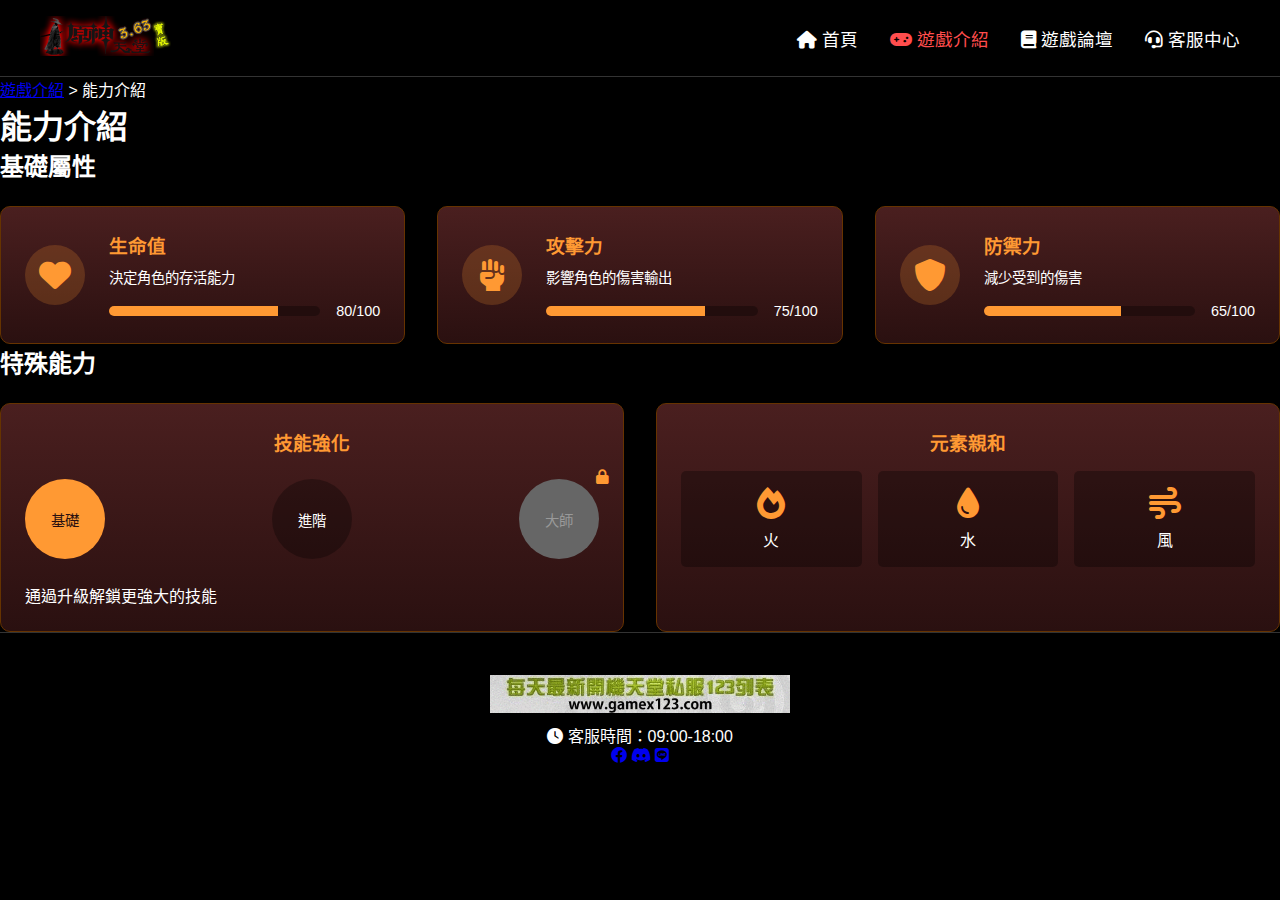
<file: game-intro/ability.html>
<!DOCTYPE html>
<html lang="zh-TW">
  <head>
    <meta charset="UTF-8" />
    <meta name="viewport" content="width=device-width, initial-scale=1.0" />
    <title>能力介紹 - 遊戲介紹</title>
    <link rel="stylesheet" href="../style.css" />
    <link rel="stylesheet" href="ability.css" />
    <link
      rel="stylesheet"
      href="https://cdnjs.cloudflare.com/ajax/libs/font-awesome/6.0.0/css/all.min.css"
    />
  </head>
  <body>
    <header>
      <nav>
        <div class="logo">
          <img src="../images/logo.png" alt="原神遊戲" />
        </div>
        <div class="menu-toggle">
          <i class="fas fa-bars"></i>
        </div>
        <ul class="nav-links">
          <li><a href="../index.html"><i class="fas fa-home"></i> 首頁</a></li>
          <li><a href="../game-intro.html" class="active"><i class="fas fa-gamepad"></i> 遊戲介紹</a></li>
          <li><a href="../game-guide.html"><i class="fas fa-book"></i> 遊戲論壇</a></li>
          <li><a href="../service.html"><i class="fas fa-headset"></i> 客服中心</a></li>
      <!-- 導航欄與其他頁面相同 -->
    </header>

    <main class="content-wrapper">
      <div class="breadcrumb">
        <a href="game-intro.html">遊戲介紹</a> > 能力介紹
      </div>

      <article class="game-content">
        <h1 class="content-title">能力介紹</h1>

        <section class="content-section">
          <h2>基礎屬性</h2>
          <div class="ability-grid">
            <div class="ability-card">
              <div class="ability-icon">
                <i class="fas fa-heart"></i>
              </div>
              <div class="ability-info">
                <h3>生命值</h3>
                <p>決定角色的存活能力</p>
                <div class="ability-stats">
                  <div class="stat-bar">
                    <div class="stat-fill" style="width: 80%"></div>
                  </div>
                  <span>80/100</span>
                </div>
              </div>
            </div>

            <div class="ability-card">
              <div class="ability-icon">
                <i class="fas fa-fist-raised"></i>
              </div>
              <div class="ability-info">
                <h3>攻擊力</h3>
                <p>影響角色的傷害輸出</p>
                <div class="ability-stats">
                  <div class="stat-bar">
                    <div class="stat-fill" style="width: 75%"></div>
                  </div>
                  <span>75/100</span>
                </div>
              </div>
            </div>

            <div class="ability-card">
              <div class="ability-icon">
                <i class="fas fa-shield-alt"></i>
              </div>
              <div class="ability-info">
                <h3>防禦力</h3>
                <p>減少受到的傷害</p>
                <div class="ability-stats">
                  <div class="stat-bar">
                    <div class="stat-fill" style="width: 65%"></div>
                  </div>
                  <span>65/100</span>
                </div>
              </div>
            </div>
          </div>
        </section>

        <section class="content-section">
          <h2>特殊能力</h2>
          <div class="special-abilities">
            <div class="special-card">
              <h3>技能強化</h3>
              <div class="skill-tree">
                <div class="skill-node active">基礎</div>
                <div class="skill-node">進階</div>
                <div class="skill-node locked">大師</div>
              </div>
              <p>通過升級解鎖更強大的技能</p>
            </div>

            <div class="special-card">
              <h3>元素親和</h3>
              <div class="element-grid">
                <div class="element-item">
                  <i class="fas fa-fire"></i>
                  <span>火</span>
                </div>
                <div class="element-item">
                  <i class="fas fa-tint"></i>
                  <span>水</span>
                </div>
                <div class="element-item">
                  <i class="fas fa-wind"></i>
                  <span>風</span>
                </div>
              </div>
            </div>
          </div>
        </section>
      </article>
    </main>

    <footer>
      <div class="footer-content">
        <div class="footer-info">
          <a href="https://www.gamex123.com/lineage.html?gad_source=1&gclid=CjwKCAiAwaG9BhAREiwAdhv6Y51rwZZqv99G6Ot2fRDoJoBI2g0LN68Yhf5P4oKyRyGMXXYcu7ZHyhoC62sQAvD_BwE" target="_blank">
            <img src="../images/sf123.gif" alt="官方網站" class="official-site" />
          </a>
          <p><i class="fas fa-clock"></i> 客服時間：09:00-18:00</p>
        </div>
        <div class="social-links">
          <a href="#"><i class="fab fa-facebook"></i></a>
          <a href="#"><i class="fab fa-discord"></i></a>
          <a href="#"><i class="fab fa-line"></i></a>
        </div>
      </div>
    </footer>

    <script>
      document
        .querySelector('.menu-toggle')
        .addEventListener('click', function () {
          document.querySelector('.nav-links').classList.toggle('active');
        });
    </script>
  </body>
</html>
</file>
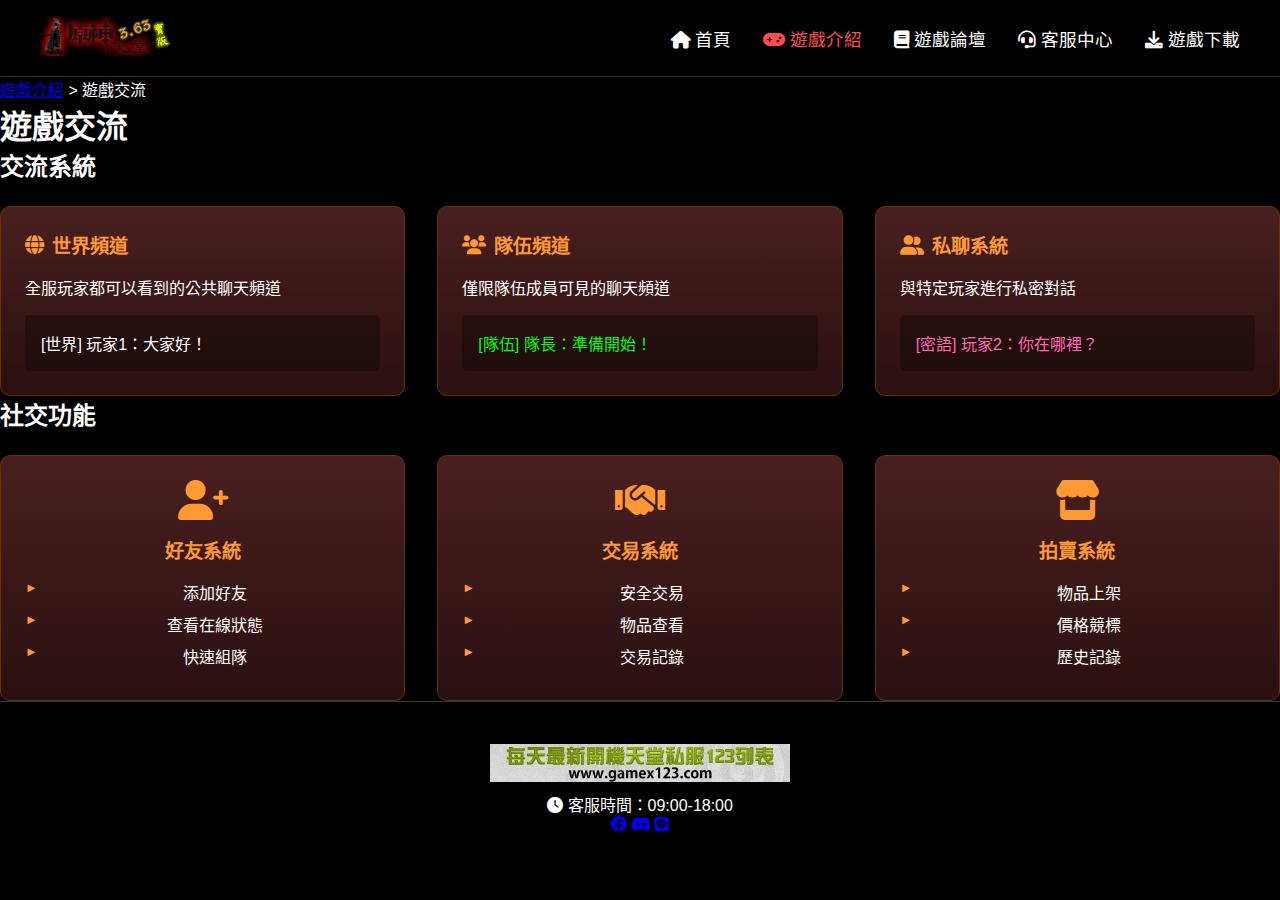
<file: game-intro/exchange.html>
<!DOCTYPE html>
<html lang="zh-TW">
  <head>
    <meta charset="UTF-8" />
    <meta name="viewport" content="width=device-width, initial-scale=1.0" />
    <title>遊戲交流 - 遊戲介紹</title>
    <link rel="stylesheet" href="../style.css" />
    <link rel="stylesheet" href="exchange.css" />
    <link
      rel="stylesheet"
      href="https://cdnjs.cloudflare.com/ajax/libs/font-awesome/6.0.0/css/all.min.css"
    />
  </head>
  <body>
    <header>
      <nav>
        <div class="logo">
          <img src="../images/logo.png" alt="原神遊戲" />
        </div>
        <div class="menu-toggle">
          <i class="fas fa-bars"></i>
        </div>
        <ul class="nav-links">
          <li>
            <a href="../index.html"><i class="fas fa-home"></i> 首頁</a>
          </li>
          <li>
            <a href="../game-intro.html" class="active"
              ><i class="fas fa-gamepad"></i> 遊戲介紹</a
            >
          </li>
          <li>
            <a href="../game-guide.html"
              ><i class="fas fa-book"></i> 遊戲論壇</a
            >
          </li>
          <li>
            <a href="../service.html"
              ><i class="fas fa-headset"></i> 客服中心</a
            >
          </li>
          <li>
            <a href="../download.html"
              ><i class="fas fa-download"></i> 遊戲下載</a
            >
          </li>
        </ul>
      </nav>
    </header>

    <main class="content-wrapper">
      <div class="breadcrumb">
        <a href="game-intro.html">遊戲介紹</a> > 遊戲交流
      </div>

      <article class="game-content">
        <h1 class="content-title">遊戲交流</h1>

        <section class="content-section">
          <h2>交流系統</h2>
          <div class="chat-system">
            <div class="chat-type">
              <h3><i class="fas fa-globe"></i> 世界頻道</h3>
              <p>全服玩家都可以看到的公共聊天頻道</p>
              <div class="chat-example">
                <span class="chat-world">[世界] 玩家1：大家好！</span>
              </div>
            </div>

            <div class="chat-type">
              <h3><i class="fas fa-users"></i> 隊伍頻道</h3>
              <p>僅限隊伍成員可見的聊天頻道</p>
              <div class="chat-example">
                <span class="chat-party">[隊伍] 隊長：準備開始！</span>
              </div>
            </div>

            <div class="chat-type">
              <h3><i class="fas fa-user-friends"></i> 私聊系統</h3>
              <p>與特定玩家進行私密對話</p>
              <div class="chat-example">
                <span class="chat-private">[密語] 玩家2：你在哪裡？</span>
              </div>
            </div>
          </div>
        </section>

        <section class="content-section">
          <h2>社交功能</h2>
          <div class="social-features">
            <div class="feature-card">
              <i class="fas fa-user-plus"></i>
              <h3>好友系統</h3>
              <ul>
                <li>添加好友</li>
                <li>查看在線狀態</li>
                <li>快速組隊</li>
              </ul>
            </div>

            <div class="feature-card">
              <i class="fas fa-handshake"></i>
              <h3>交易系統</h3>
              <ul>
                <li>安全交易</li>
                <li>物品查看</li>
                <li>交易記錄</li>
              </ul>
            </div>

            <div class="feature-card">
              <i class="fas fa-store"></i>
              <h3>拍賣系統</h3>
              <ul>
                <li>物品上架</li>
                <li>價格競標</li>
                <li>歷史記錄</li>
              </ul>
            </div>
          </div>
        </section>
      </article>
    </main>

    <footer>
      <div class="footer-content">
        <div class="footer-info">
          <a
            href="https://www.gamex123.com/lineage.html?gad_source=1&gclid=CjwKCAiAwaG9BhAREiwAdhv6Y51rwZZqv99G6Ot2fRDoJoBI2g0LN68Yhf5P4oKyRyGMXXYcu7ZHyhoC62sQAvD_BwE"
            target="_blank"
          >
            <img
              src="../images/sf123.gif"
              alt="官方網站"
              class="official-site"
            />
          </a>
          <p><i class="fas fa-clock"></i> 客服時間：09:00-18:00</p>
        </div>
        <div class="social-links">
          <a href="#"><i class="fab fa-facebook"></i></a>
          <a href="#"><i class="fab fa-discord"></i></a>
          <a href="#"><i class="fab fa-line"></i></a>
        </div>
      </div>
    </footer>

    <script>
      document
        .querySelector('.menu-toggle')
        .addEventListener('click', function () {
          document.querySelector('.nav-links').classList.toggle('active');
        });
    </script>
  </body>
</html>
</file>
<file: style.css>
* {
  margin: 0;
  padding: 0;
  box-sizing: border-box;
}

body {
  font-family: 'Microsoft YaHei', sans-serif;
  background-color: #000;
  color: #fff;
}

/* 導航欄樣式 */
header {
  background-color: rgba(0, 0, 0, 0.8);
  border-bottom: 1px solid #333;
  padding: 1rem;
}

nav {
  max-width: 1200px;
  margin: 0 auto;
  display: flex;
  justify-content: space-between;
  align-items: center;
}

.logo img {
  height: 40px;
}

.nav-links {
  display: flex;
  list-style: none;
}

.nav-links li {
  margin-left: 2rem;
}

.nav-links a {
  color: #fff;
  text-decoration: none;
  font-size: 1.1rem;
  transition: color 0.3s;
}

.nav-links a:hover {
  color: #ff4d4d;
}

/* 服務器狀態卡片 */
.server-status {
  max-width: 1200px;
  margin: 2rem auto;
  padding: 0 1rem;
}

.status-card {
  background: linear-gradient(rgba(0, 0, 0, 0.8), rgba(0, 0, 0, 0.8)),
    url('server-bg.jpg');
  background-size: cover;
  border: 1px solid #333;
  border-radius: 5px;
  padding: 2rem;
}

.status-card h2 {
  color: #ff4d4d;
  font-size: 2rem;
  margin-bottom: 1rem;
}

.status-info ul {
  list-style: none;
}

.status-info li {
  margin: 0.5rem 0;
  color: #ccc;
}

/* 快速連結卡片 */
.quick-links {
  max-width: 1200px;
  margin: 2rem auto;
  padding: 0 1rem;
  display: grid;
  grid-template-columns: repeat(auto-fit, minmax(200px, 1fr));
  gap: 1rem;
}

.link-card {
  background-color: rgba(51, 51, 51, 0.8);
  border: 1px solid #444;
  border-radius: 5px;
  overflow: hidden;
  transition: transform 0.3s;
  cursor: pointer;
}

.link-card:hover {
  transform: translateY(-5px);
  border-color: #ff4d4d;
}

.link-card img {
  width: 100%;
  height: 150px;
  object-fit: cover;
}

.link-card h3 {
  padding: 1rem;
  text-align: center;
  color: #fff;
}

/* 頁尾樣式 */
footer {
  text-align: center;
  padding: 2rem;
  background-color: rgba(0, 0, 0, 0.8);
  border-top: 1px solid #333;
}

/* 漢堡選單按鈕預設隱藏 */
.menu-toggle {
  display: none;
  font-size: 1.5rem;
  cursor: pointer;
  color: #fff;
}

/* 響應式設計 */
@media (max-width: 768px) {
  .menu-toggle {
    display: block; /* 在手機版顯示漢堡選單 */
  }

  .nav-links {
    display: none;
    position: absolute;
    top: 100%;
    left: 0;
    right: 0;
    background-color: rgba(0, 0, 0, 0.9);
    padding: 1rem;
    flex-direction: column;
    width: 100%;
  }

  .nav-links.active {
    display: flex;
  }

  .nav-links li {
    margin: 1rem 0;
    text-align: center;
  }

  .nav-links a {
    padding: 0.5rem 0;
    display: block;
  }

  .quick-links {
    grid-template-columns: 1fr;
  }
}

.footer-info {
  text-align: center;
}

.official-site {
  max-width: 300px;
  height: auto;
  display: block;
  margin: 10px auto;
}

/* 遊戲介紹頁面樣式 */
.game-intro-content {
  max-width: 1200px;
  margin: 0 auto;
  padding: 2rem 1rem;
}

.page-title {
  text-align: center;
  color: #ff9933;
  font-size: 2.5rem;
  margin-bottom: 2rem;
  text-shadow: 2px 2px 4px rgba(0, 0, 0, 0.5);
  background: url('images/title-bg.png') no-repeat center;
  padding: 1rem;
}

.intro-grid {
  display: grid;
  grid-template-columns: repeat(3, 1fr);
  gap: 1rem;
  padding: 1rem;
}

.intro-item {
  background: linear-gradient(to bottom, #4a1f1f, #2a1010);
  color: #fff;
  padding: 1rem;
  text-align: center;
  text-decoration: none;
  border-radius: 5px;
  border: 1px solid #663300;
  transition: all 0.3s ease;
  font-size: 1.1rem;
}

.intro-item:hover {
  background: linear-gradient(to bottom, #662200, #4a1f1f);
  transform: translateY(-2px);
  box-shadow: 0 4px 8px rgba(0, 0, 0, 0.2);
  border-color: #ff9933;
}

/* 響應式設計 */
@media (max-width: 768px) {
  .intro-grid {
    grid-template-columns: repeat(2, 1fr);
  }

  .page-title {
    font-size: 2rem;
  }
}

@media (max-width: 480px) {
  .intro-grid {
    grid-template-columns: 1fr;
  }

  .intro-item {
    padding: 0.8rem;
    font-size: 1rem;
  }
}

.game-features {
  margin-bottom: 3rem;
}

.game-features h1 {
  text-align: center;
  color: #ff4d4d;
  margin-bottom: 2rem;
}

.features-grid {
  display: grid;
  grid-template-columns: repeat(auto-fit, minmax(250px, 1fr));
  gap: 2rem;
}

.feature-card {
  background: rgba(51, 51, 51, 0.8);
  padding: 2rem;
  border-radius: 10px;
  text-align: center;
  transition: transform 0.3s;
}

.feature-card:hover {
  transform: translateY(-5px);
}

.feature-card i {
  color: #ff4d4d;
  margin-bottom: 1rem;
}

.feature-card h3 {
  color: #fff;
  margin-bottom: 1rem;
}

.feature-card p {
  color: #ccc;
}

.game-screenshots {
  margin-top: 3rem;
}

.game-screenshots h2 {
  text-align: center;
  color: #ff4d4d;
  margin-bottom: 2rem;
}

.screenshot-gallery {
  display: grid;
  grid-template-columns: repeat(auto-fit, minmax(300px, 1fr));
  gap: 1rem;
}

.screenshot-gallery img {
  width: 100%;
  height: 200px;
  object-fit: cover;
  border-radius: 5px;
  transition: transform 0.3s;
}

.screenshot-gallery img:hover {
  transform: scale(1.05);
}

/* 響應式設計 */
@media (max-width: 768px) {
  .features-grid {
    grid-template-columns: 1fr;
  }

  .screenshot-gallery {
    grid-template-columns: 1fr;
  }
}

/* 當前頁面導航高亮 */
.nav-links a.active {
  color: #ff4d4d;
}

/* 下載頁面樣式 */
.download-section {
  max-width: 1200px;
  margin: 2rem auto;
  padding: 0 1rem;
  display: grid;
  grid-template-columns: repeat(auto-fit, minmax(300px, 1fr));
  gap: 2rem;
}

.download-card {
  background: linear-gradient(145deg, #2a2a2a, #1a1a1a);
  border-radius: 15px;
  padding: 2rem;
  text-align: center;
  box-shadow: 0 10px 20px rgba(0, 0, 0, 0.3);
  border: 1px solid #333;
  transition: transform 0.3s, box-shadow 0.3s;
}

.download-card:hover {
  transform: translateY(-10px);
  box-shadow: 0 15px 30px rgba(255, 77, 77, 0.2);
  border-color: #ff4d4d;
}

.icon-wrapper {
  font-size: 3rem;
  color: #ff4d4d;
  margin-bottom: 1.5rem;
}

.download-card h2 {
  color: #fff;
  font-size: 1.8rem;
  margin-bottom: 1.5rem;
}

.specs-list {
  margin: 1.5rem 0;
  text-align: left;
  padding: 0 1rem;
}

.specs-list p {
  margin: 0.8rem 0;
  color: #ccc;
}

.specs-list i {
  color: #ff4d4d;
  margin-right: 10px;
  width: 20px;
}

.download-btn {
  display: inline-block;
  background: linear-gradient(45deg, #ff4d4d, #ff6b6b);
  color: #fff;
  padding: 1rem 2rem;
  border-radius: 30px;
  text-decoration: none;
  font-weight: bold;
  margin: 0.5rem;
  transition: transform 0.3s, box-shadow 0.3s;
}

.download-btn:hover {
  transform: scale(1.05);
  box-shadow: 0 5px 15px rgba(255, 77, 77, 0.4);
}

.pulse-effect {
  animation: pulse 2s infinite;
}

@keyframes pulse {
  0% {
    box-shadow: 0 0 0 0 rgba(255, 77, 77, 0.4);
  }
  70% {
    box-shadow: 0 0 0 10px rgba(255, 77, 77, 0);
  }
  100% {
    box-shadow: 0 0 0 0 rgba(255, 77, 77, 0);
  }
}

.system-requirements {
  max-width: 1200px;
  margin: 3rem auto;
  padding: 0 1rem;
}

.system-requirements h2 {
  color: #ff4d4d;
  text-align: center;
  margin-bottom: 2rem;
  font-size: 2rem;
}

.table-wrapper {
  overflow-x: auto;
  background: rgba(26, 26, 26, 0.8);
  border-radius: 15px;
  padding: 1rem;
}

table {
  width: 100%;
  border-collapse: collapse;
  margin: 1rem 0;
}

th,
td {
  padding: 1rem;
  text-align: left;
  border-bottom: 1px solid #333;
}

th {
  background-color: #ff4d4d;
  color: #fff;
}

tr:hover {
  background-color: rgba(255, 77, 77, 0.1);
}

/* 響應式調整 */
@media (max-width: 768px) {
  .download-section {
    grid-template-columns: 1fr;
  }

  .mobile-downloads {
    display: flex;
    flex-direction: column;
    gap: 1rem;
  }

  .download-btn {
    width: 100%;
    text-align: center;
  }
}

/* 客服中心頁面樣式 */
.service-section {
  max-width: 1200px;
  margin: 2rem auto;
  padding: 0 1rem;
}

.contact-methods {
  display: grid;
  grid-template-columns: repeat(auto-fit, minmax(250px, 1fr));
  gap: 2rem;
  margin-bottom: 3rem;
}

.contact-card {
  background: linear-gradient(145deg, #2a2a2a, #1a1a1a);
  border-radius: 15px;
  padding: 2rem;
  text-align: center;
  box-shadow: 0 10px 20px rgba(0, 0, 0, 0.3);
  transition: transform 0.3s;
}

.contact-card:hover {
  transform: translateY(-10px);
}

.contact-card i {
  font-size: 3rem;
  color: #ff4d4d;
  margin-bottom: 1rem;
}

.contact-card h2 {
  color: #fff;
  margin: 1rem 0;
}

.contact-card p {
  color: #ccc;
  margin-bottom: 1.5rem;
}

.contact-btn {
  display: inline-block;
  background: linear-gradient(45deg, #ff4d4d, #ff6b6b);
  color: #fff;
  padding: 0.8rem 1.5rem;
  border-radius: 25px;
  text-decoration: none;
  transition: transform 0.3s, box-shadow 0.3s;
}

.contact-btn:hover {
  transform: scale(1.05);
  box-shadow: 0 5px 15px rgba(255, 77, 77, 0.4);
}

.faq-section {
  background: rgba(26, 26, 26, 0.8);
  border-radius: 15px;
  padding: 2rem;
}

.faq-section h2 {
  color: #ff4d4d;
  text-align: center;
  margin-bottom: 2rem;
}

.faq-item {
  border-bottom: 1px solid #333;
  padding: 1.5rem 0;
}

.faq-item:last-child {
  border-bottom: none;
}

.faq-item h3 {
  color: #fff;
  margin-bottom: 0.5rem;
}

.faq-item p {
  color: #ccc;
}

/* 遊戲論壇頁面樣式 */
.forum-section {
  max-width: 1200px;
  margin: 2rem auto;
  padding: 0 1rem;
}

.forum-categories {
  display: grid;
  grid-template-columns: repeat(auto-fit, minmax(300px, 1fr));
  gap: 2rem;
  margin-bottom: 3rem;
}

.category-card {
  background: linear-gradient(145deg, #2a2a2a, #1a1a1a);
  border-radius: 15px;
  padding: 2rem;
  box-shadow: 0 10px 20px rgba(0, 0, 0, 0.3);
  transition: transform 0.3s;
}

.category-card:hover {
  transform: translateY(-5px);
}

.category-card h2 {
  color: #ff4d4d;
  margin-bottom: 1.5rem;
  display: flex;
  align-items: center;
  gap: 0.5rem;
}

.category-card ul {
  list-style: none;
}

.category-card li {
  color: #ccc;
  padding: 0.8rem 0;
  border-bottom: 1px solid #333;
  transition: color 0.3s;
  cursor: pointer;
}

.category-card li:hover {
  color: #ff4d4d;
}

.recent-posts {
  background: rgba(26, 26, 26, 0.8);
  border-radius: 15px;
  padding: 2rem;
}

.recent-posts h2 {
  color: #ff4d4d;
  margin-bottom: 1.5rem;
}

.post-item {
  padding: 1rem;
  border-bottom: 1px solid #333;
  display: flex;
  justify-content: space-between;
  align-items: center;
  transition: background-color 0.3s;
  cursor: pointer;
}

.post-item:hover {
  background-color: rgba(255, 77, 77, 0.1);
}

.post-title {
  color: #fff;
  font-weight: bold;
}

.post-info {
  color: #888;
  font-size: 0.9rem;
}

/* 響應式調整 */
@media (max-width: 768px) {
  .contact-methods,
  .forum-categories {
    grid-template-columns: 1fr;
  }

  .post-item {
    flex-direction: column;
    align-items: flex-start;
    gap: 0.5rem;
  }
}
</file>
<file: game-intro/ability.css>
/* 能力介紹頁面專用樣式 */
.ability-grid {
  display: grid;
  grid-template-columns: repeat(auto-fit, minmax(300px, 1fr));
  gap: 2rem;
  margin-top: 1.5rem;
}

.ability-card {
  background: linear-gradient(to bottom, #4a1f1f, #2a1010);
  padding: 1.5rem;
  border-radius: 10px;
  border: 1px solid #663300;
  display: flex;
  align-items: center;
  gap: 1.5rem;
}

.ability-icon {
  width: 60px;
  height: 60px;
  background: rgba(255, 153, 51, 0.2);
  border-radius: 50%;
  display: flex;
  align-items: center;
  justify-content: center;
}

.ability-icon i {
  font-size: 2rem;
  color: #ff9933;
}

.ability-info {
  flex: 1;
}

.ability-info h3 {
  color: #ff9933;
  margin-bottom: 0.5rem;
}

.ability-info p {
  color: #fff;
  margin-bottom: 1rem;
  font-size: 0.9rem;
}

.ability-stats {
  display: flex;
  align-items: center;
  gap: 1rem;
}

.stat-bar {
  flex: 1;
  height: 10px;
  background: rgba(0, 0, 0, 0.3);
  border-radius: 5px;
  overflow: hidden;
}

.stat-fill {
  height: 100%;
  background: #ff9933;
  transition: width 0.3s ease;
}

.ability-stats span {
  color: #fff;
  font-size: 0.9rem;
}

.special-abilities {
  display: grid;
  grid-template-columns: repeat(auto-fit, minmax(250px, 1fr));
  gap: 2rem;
  margin-top: 1.5rem;
}

.special-card {
  background: linear-gradient(to bottom, #4a1f1f, #2a1010);
  padding: 1.5rem;
  border-radius: 10px;
  border: 1px solid #663300;
}

.special-card h3 {
  color: #ff9933;
  margin-bottom: 1rem;
  text-align: center;
}

.skill-tree {
  display: flex;
  justify-content: space-between;
  margin: 1.5rem 0;
}

.skill-node {
  width: 80px;
  height: 80px;
  background: rgba(0, 0, 0, 0.3);
  border-radius: 50%;
  display: flex;
  align-items: center;
  justify-content: center;
  color: #fff;
  font-size: 0.9rem;
  position: relative;
}

.skill-node.active {
  background: #ff9933;
  color: #2a1010;
}

.skill-node.locked {
  background: #666;
  color: #999;
}

.skill-node.locked::after {
  content: '\f023';
  font-family: 'Font Awesome 5 Free';
  font-weight: 900;
  position: absolute;
  top: -10px;
  right: -10px;
  color: #ff9933;
}

.element-grid {
  display: grid;
  grid-template-columns: repeat(3, 1fr);
  gap: 1rem;
  margin-top: 1rem;
}

.element-item {
  background: rgba(0, 0, 0, 0.3);
  padding: 1rem;
  border-radius: 5px;
  text-align: center;
  color: #fff;
}

.element-item i {
  font-size: 2rem;
  color: #ff9933;
  margin-bottom: 0.5rem;
  display: block;
}

/* 響應式設計 */
@media (max-width: 768px) {
  .ability-grid,
  .special-abilities {
    grid-template-columns: 1fr;
  }

  .ability-card {
    margin: 0 1rem;
  }

  .skill-node {
    width: 60px;
    height: 60px;
  }
}

@media (max-width: 480px) {
  .ability-icon {
    width: 50px;
    height: 50px;
  }

  .ability-icon i {
    font-size: 1.5rem;
  }

  .element-grid {
    grid-template-columns: 1fr;
  }
}
</file>
<file: game-intro/exchange.css>
/* 遊戲交流頁面專用樣式 */
.chat-system {
  display: grid;
  grid-template-columns: repeat(auto-fit, minmax(300px, 1fr));
  gap: 2rem;
  margin-top: 1.5rem;
}

.chat-type {
  background: linear-gradient(to bottom, #4a1f1f, #2a1010);
  padding: 1.5rem;
  border-radius: 10px;
  border: 1px solid #663300;
}

.chat-type h3 {
  color: #ff9933;
  display: flex;
  align-items: center;
  gap: 0.5rem;
  margin-bottom: 1rem;
  font-size: 1.2rem;
}

.chat-type p {
  color: #fff;
  margin-bottom: 1rem;
}

.chat-example {
  background: rgba(0, 0, 0, 0.3);
  padding: 1rem;
  border-radius: 5px;
  margin-top: 1rem;
}

.chat-world {
  color: #fff;
}

.chat-party {
  color: #00ff00;
}

.chat-private {
  color: #ff69b4;
}

.social-features {
  display: grid;
  grid-template-columns: repeat(auto-fit, minmax(250px, 1fr));
  gap: 2rem;
  margin-top: 1.5rem;
}

.feature-card {
  background: linear-gradient(to bottom, #4a1f1f, #2a1010);
  padding: 1.5rem;
  border-radius: 10px;
  border: 1px solid #663300;
  text-align: center;
}

.feature-card i {
  font-size: 2.5rem;
  color: #ff9933;
  margin-bottom: 1rem;
}

.feature-card h3 {
  color: #ff9933;
  margin-bottom: 1rem;
  font-size: 1.2rem;
}

.feature-card ul {
  list-style: none;
  padding: 0;
  color: #fff;
}

.feature-card li {
  margin: 0.5rem 0;
  position: relative;
  padding-left: 1.5rem;
}

.feature-card li:before {
  content: '►';
  color: #ff9933;
  position: absolute;
  left: 0;
  font-size: 0.8rem;
}

/* 響應式設計 */
@media (max-width: 768px) {
  .chat-system,
  .social-features {
    grid-template-columns: 1fr;
  }

  .feature-card {
    margin: 0 1rem;
  }
}

@media (max-width: 480px) {
  .chat-type,
  .feature-card {
    padding: 1rem;
  }

  .feature-card i {
    font-size: 2rem;
  }
}
</file>
